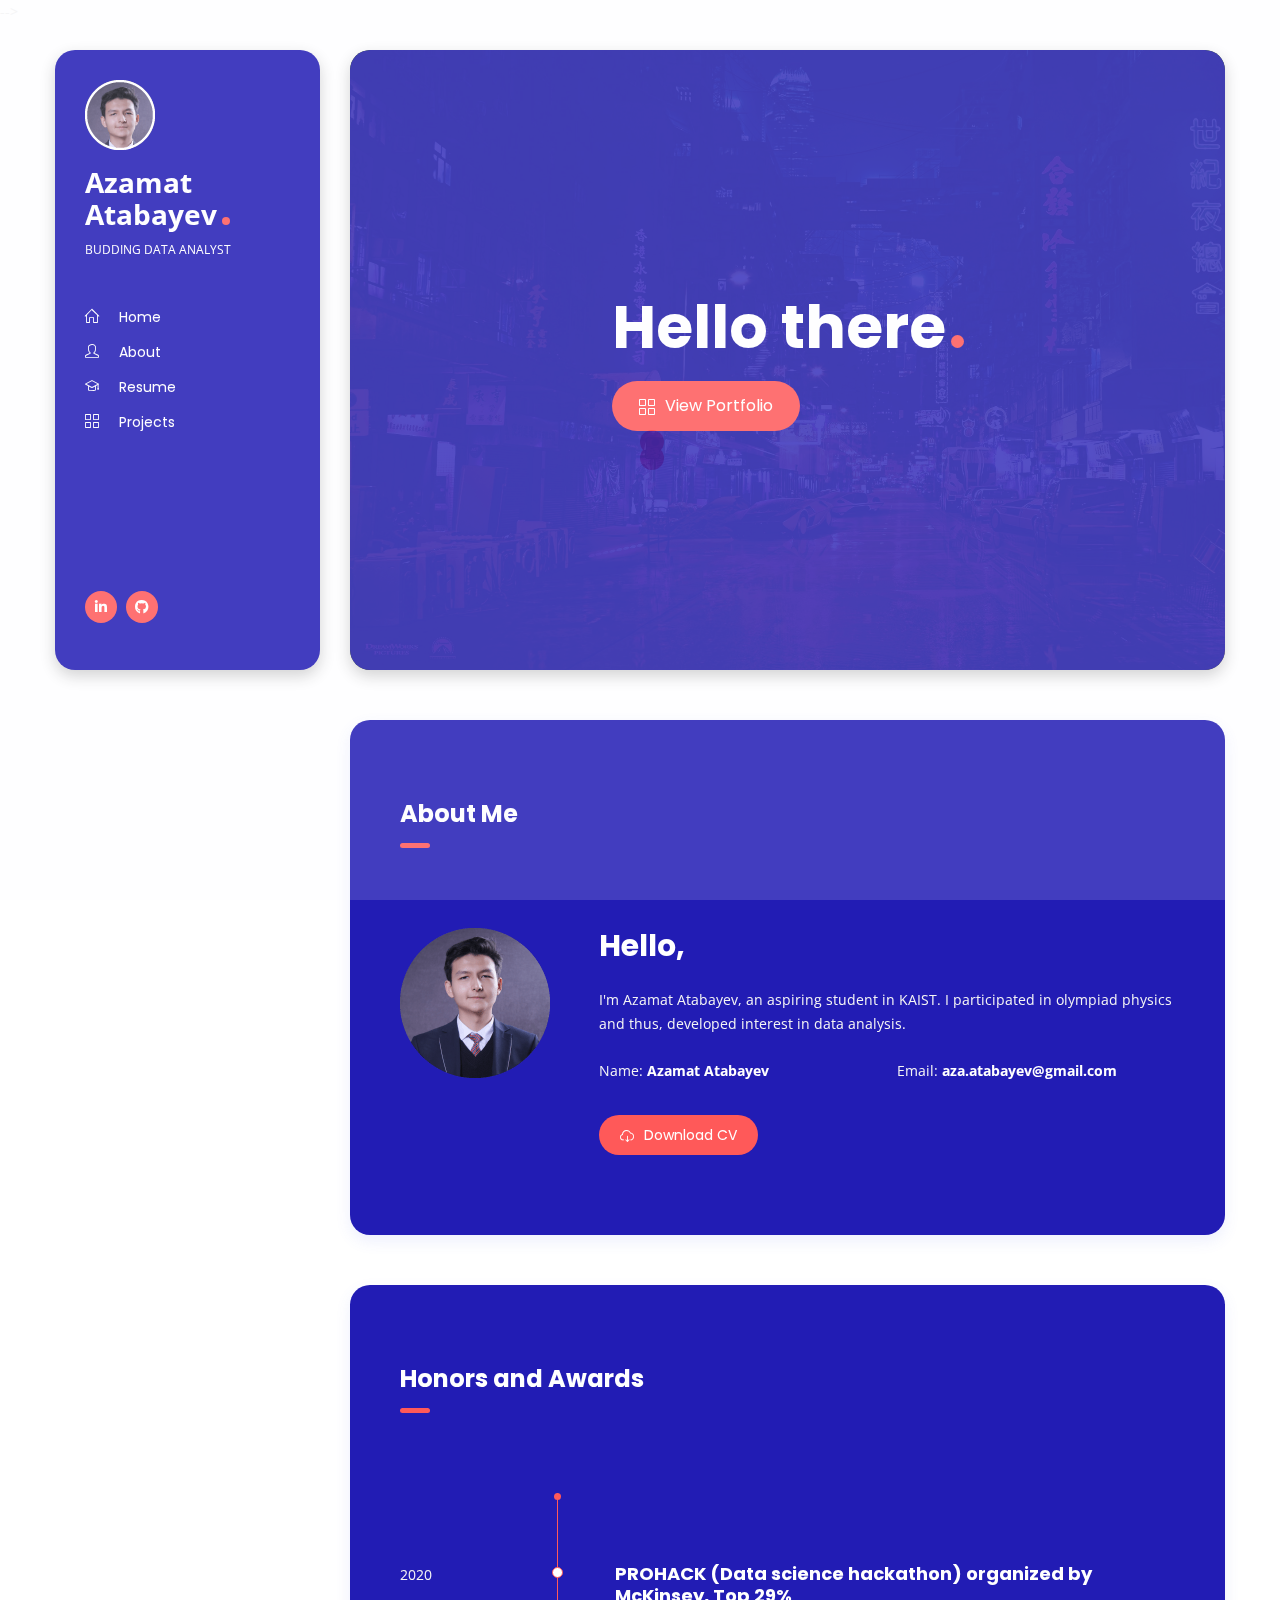
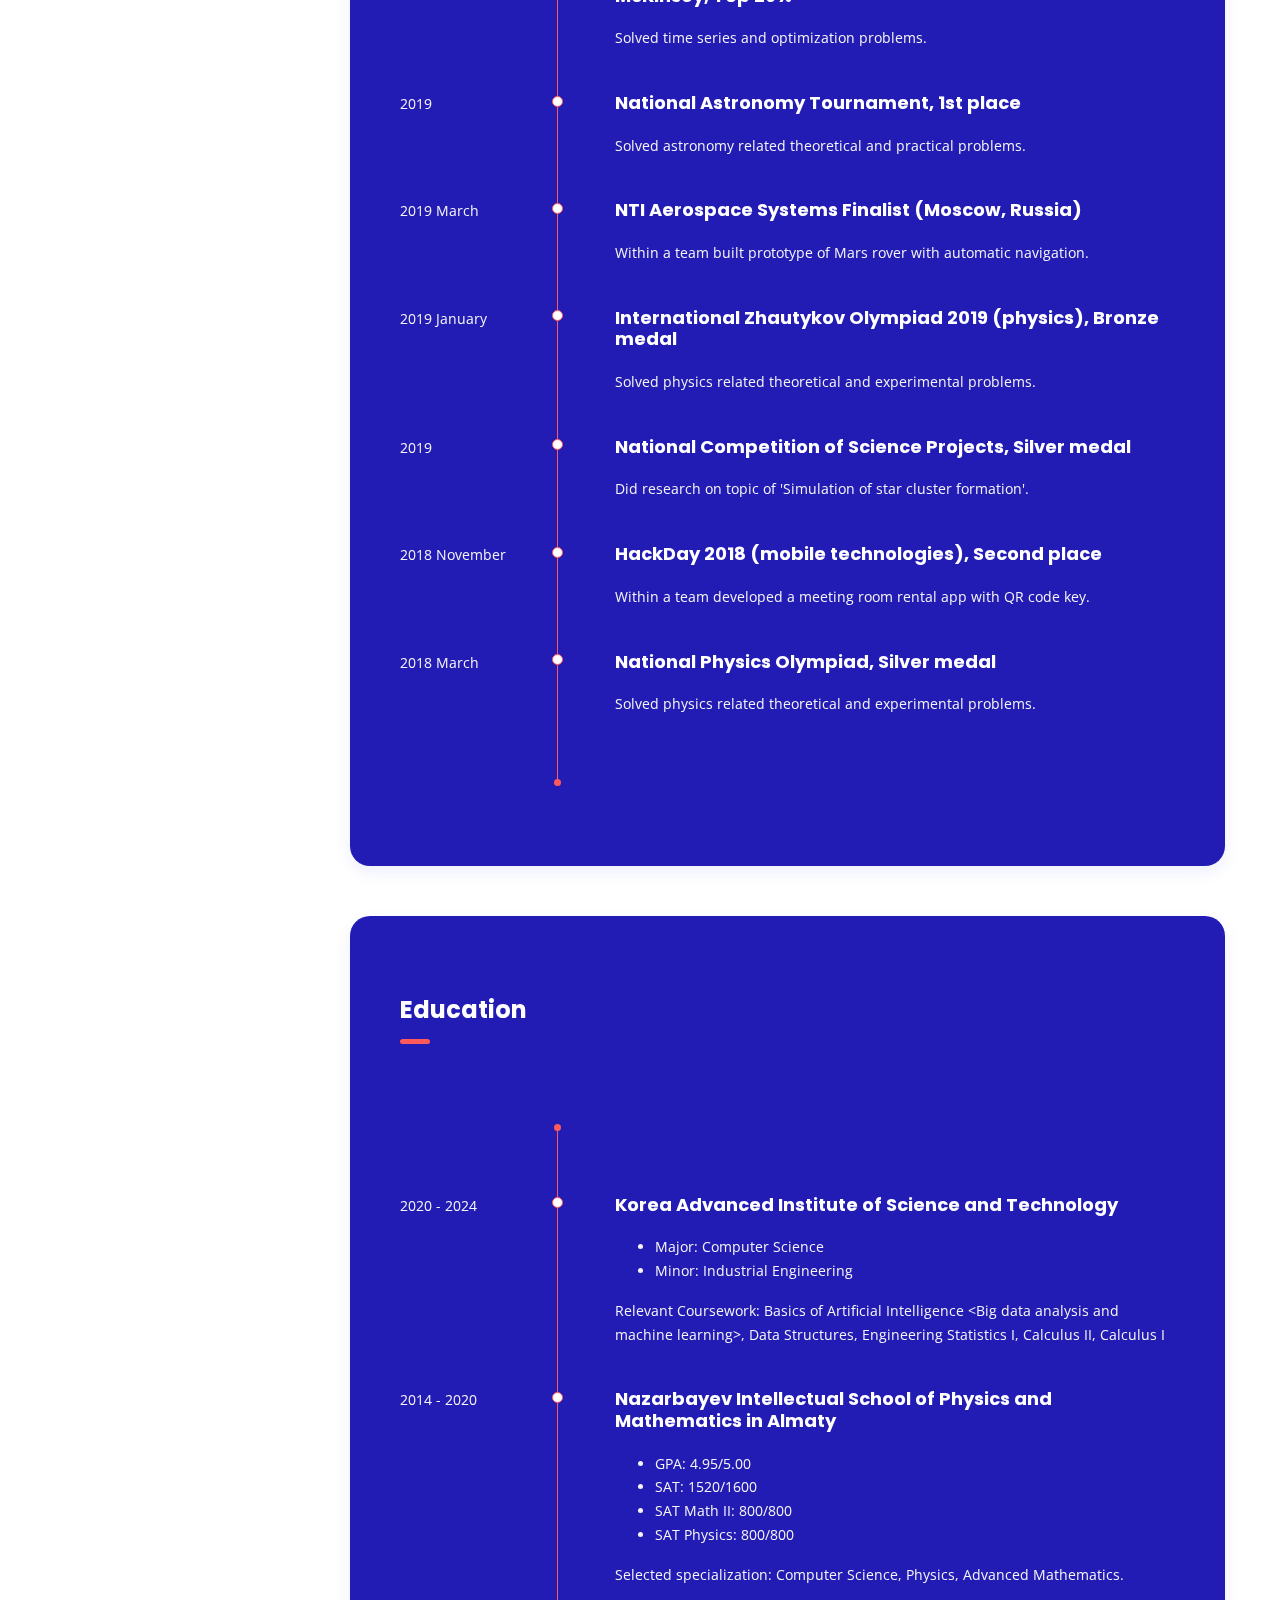
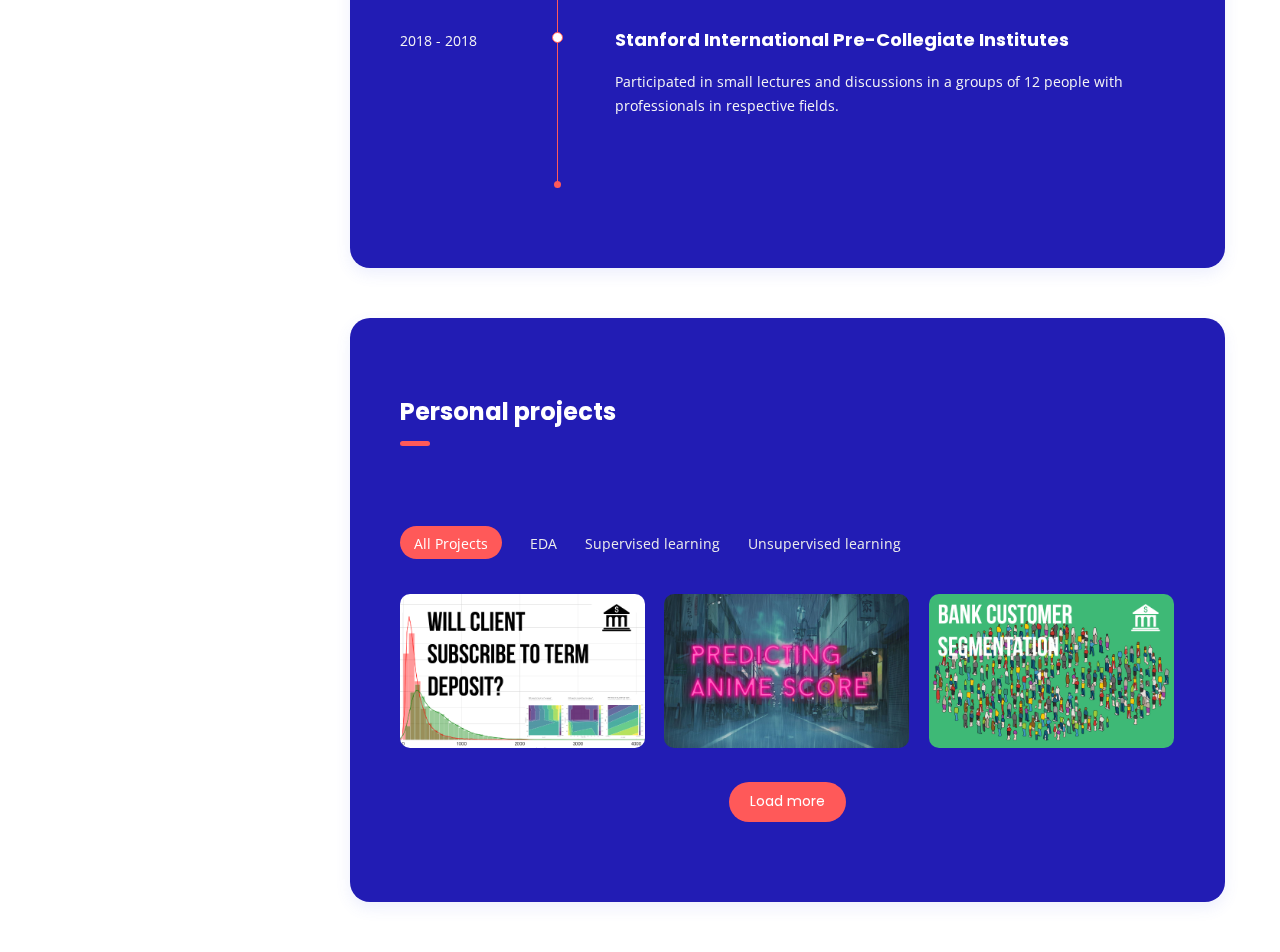
<file: index.html>
<!DOCTYPE html>
<html lang="en-US">
<head>
	<meta http-equiv="Content-Type" content="text/html; charset=UTF-8">
	<title>Azamat Atabayev</title>
	<meta name="description" content="Bako - Personal Portfolio & Resume HTML Template">
	<meta name="viewport" content="width=device-width, initial-scale=1, maximum-scale=1">
	<link rel="shortcut icon" type="image/x-icon" href="images/favicon.png">

	<!-- STYLESHEETS -->
	<link rel="stylesheet" href="css/bootstrap.min.css" type="text/css" media="all">
	<link rel="stylesheet" href="css/all.min.css" type="text/css" media="all">
	<link rel="stylesheet" href="css/simple-line-icons.css" type="text/css" media="all">
	<link rel="stylesheet" href="css/slick.css" type="text/css" media="all">
	<link rel="stylesheet" href="css/jquery.mCustomScrollbar.min.css" type="text/css" media="all">
	<link rel="stylesheet" href="css/style.css" type="text/css" media="all">

	<!--[if lt IE 9]>
      <script src="https://oss.maxcdn.com/html5shiv/3.7.2/html5shiv.min.js"></script>
      <script src="https://oss.maxcdn.com/respond/1.4.2/respond.min.js"></script>
    <![endif]-->

</head>

<body>

<!-- preloader -->
<div id="preloader">
	<div class="outer">
		<div class="spinner">
			<div class="dot1"></div>
			<div class="dot2"></div>
		</div>
	</div>
</div>

<!-- site wrapper -->
<div class="site-wrapper">

	<!-- mobile header -->
	<div class="mobile-header py-2 px-3 mt-4">
		<button class="menu-icon mr-2">
			<span></span>
			<span></span>
			<span></span>
		</button>
		<a href="index.html" class="logo"><img src="images/logo.png" alt="Bako Doe" /></a>
		<a href="index.html" class="site-title dot ml-2">Azamat Atabayev</a>
	</div>

	<!-- header -->
	<header class="left float-left shadow-dark" id="header">
		<button type="button" class="close" aria-label="Close">
			<span aria-hidden="true">&times;</span>
		</button>
		<div class="header-inner d-flex align-items-start flex-column">
			<a href="index.html"><img src="images/logo.png" alt="Bako Doe" /></a>
			<a href="index.html" class="site-title dot mt-3">Azamat Atabayev</a>
			<span class="site-slogan">Budding Data Analyst</span>
			
			<!-- navigation menu -->
			<nav>
				<ul class="vertical-menu scrollspy">
					<li><a href="#home" class="active"><i class="icon-home"></i>Home</a></li>
					<li><a href="#about"><i class="icon-user"></i>About</a></li>
					<!--<li><a href="#services"><i class="icon-bulb"></i>Services</a></li>-->
					<li><a href="#resume"><i class="icon-graduation"></i>Resume</a></li>
					<li><a href="#works"><i class="icon-grid"></i>Projects</a></li>
					<!--<li><a href="#blog"><i class="icon-pencil"></i>Blog</a></li>-->
					<!--<li><a href="#contact"><i class="icon-phone"></i>Contact</a></li>-->
				</ul>
			</nav>
			
			<!-- footer -->
			<div class="footer mt-auto">

				<!-- social icons -->
				<ul class="social-icons list-inline">
					<li class="list-inline-item"><a href="https://www.linkedin.com/in/azamat-atabayev-217b7b171/"><i class="fab fa-linkedin-in"></i></a></li>
					<li class="list-inline-item"><a href="https://github.com/aza-atabayev"><i class="fab fa-github"></i></a></li>
				</ul>

			</div>
		</div>
	</header>

	<!-- main content area -->
	<main class="content float-right">

		<!-- section hero -->
		<section class="hero background parallax shadow-dark d-flex align-items-center" id="home" data-image-src="images/hero.jpg">
			<div class="cta mx-auto mt-2">
				<h1 class="mt-0 mb-4">Hello there<span class="dot"></span></h1>
				<a href="#works" class="btn btn-default btn-lg mr-3"><i class="icon-grid"></i>View Portfolio</a>
				<div class="spacer d-md-none d-lg-none d-sm-none" data-height="10"></div>
				<!--<a href="#" class="btn btn-border-light btn-lg"><i class="icon-envelope"></i>Hire me</a>-->
			</div>    
			<div class="overlay"></div>
		</section>

		<!-- section about -->
		<section id="about" class="shadow-blue background-blue padding">
			<h3 class="section-title">About Me</h3>
			<div class="spacer" data-height="80"></div>

			<div class="row">
				<div class="col-md-3">
					<img src="images/about.png" alt="about" />
				</div>
				<div class="col-md-9">
					<h2 class="mt-4 mt-md-0 mb-4">Hello,</h2>
					<p class="mb-0">I'm Azamat Atabayev, an aspiring student in KAIST. I participated in olympiad physics and thus, developed interest in data analysis.</p>
					<div class="row my-4">
						<div class="col-md-6">
							<p class="mb-2">Name: <span class="text-dark">Azamat Atabayev</span></p>
						
						</div>
						<div class="col-md-6 mt-2 mt-md-0 mt-sm-2">
				
							<p class="mb-0">Email: <span class="text-dark">aza.atabayev@gmail.com</span></p>
						</div>
					</div>
					<a href="images/Resume Azamat Atabayev.pdf" class="btn btn-default mr-3"><i class="icon-cloud-download" download></i>Download CV</a>
					
				</div>
			</div>
		</section>

		<!-- section skills -->
		<!--<section id="skills" class="shadow-blue white-bg padding">
			<h3 class="section-title">My skills</h3>
			<div class="spacer" data-height="80"></div>
			
			<p class="mb-0">Far far away, behind the word mountains, far from the countries Vokalia and Consonantia, there live the blind texts. Separated they live in Bookmarksgrove right at the coast of the Semantics</p>

			<div class="row mt-5">

				<div class="col-md-6">
		
					<div class="skill-item">
						<div class="skill-info clearfix">
							<h4 class="float-left mb-3 mt-0">WordPress</h4>
							<span class="float-right">85%</span>
						</div>
						<div class="progress">
							<div class="progress-bar" role="progressbar" aria-valuemin="0" aria-valuemax="100" aria-valuenow="85">
							</div>
						</div>
						<div class="spacer" data-height="50"></div>
					</div>
				</div>

				<div class="col-md-6">
				
					<div class="skill-item">
						<div class="skill-info clearfix">
							<h4 class="float-left mb-3 mt-0">HTML & CSS</h4>
							<span class="float-right">90%</span>
						</div>
						<div class="progress">
							<div class="progress-bar" role="progressbar" aria-valuemin="0" aria-valuemax="100" aria-valuenow="90">
							</div>
						</div>
						<div class="spacer" data-height="50"></div>
					</div>
				</div>

				<div class="col-md-6">
			
					<div class="skill-item">
						<div class="skill-info clearfix">
							<h4 class="float-left mb-3 mt-0">jQuery</h4>
							<span class="float-right">60%</span>
						</div>
						<div class="progress">
							<div class="progress-bar" role="progressbar" aria-valuemin="0" aria-valuemax="100" aria-valuenow="60">
							</div>
						</div>
						<div class="spacer d-md-none d-lg-none" data-height="50"></div>
					</div>
				</div>

				<div class="col-md-6">
				
					<div class="skill-item">
						<div class="skill-info clearfix">
							<h4 class="float-left mb-3 mt-0">Sketch</h4>
							<span class="float-right">70%</span>
						</div>
						<div class="progress">
							<div class="progress-bar" role="progressbar" aria-valuemin="0" aria-valuemax="100" aria-valuenow="70">
							</div>
						</div>
					</div>
				</div>

			</div>
		</section> -->

		<!-- section facts -->
		<!--<section id="facts" class="shadow-dark color-white background parallax padding-50" data-image-src="images/background-1.jpg">

			<div class="row relative z-1">
				<div class="col-md-3 col-sm-6">
				
					<div class="fact-item text-center">
						<i class="icon-like icon-circle"></i>
						<h2 class="count">157</h2>
						<span>Projects completed</span>
					</div>
				</div>
				<div class="col-md-3 col-sm-6">
			
					<div class="fact-item text-center">
						<i class="icon-cup icon-circle"></i>
						<h2 class="count">2765</h2>
						<span>Cup of coffee</span>
					</div>
				</div>
				<div class="col-md-3 col-sm-6">
				
					<div class="fact-item text-center">
						<i class="icon-emotsmile icon-circle"></i>
						<h2 class="count">350</h2>
						<span>Happy customers</span>
					</div>
				</div>
				<div class="col-md-3 col-sm-6">
				
					<div class="fact-item text-center">
						<i class="icon-trophy icon-circle"></i>
						<h2 class="count">29</h2>
						<span>Awards won</span>
					</div>
				</div>
			</div>
			
			<div class="overlay"></div>

		</section>-->

		<!-- section services -->
		<!--<section id="services" class="shadow-blue background-blue padding">
			<h3 class="section-title">Services</h3>
			<div class="spacer" data-height="80"></div>

			<div class="row">

				<div class="col-md-4 col-sm-6">
			
					<div class="service-item text-center">
						<i class="icon-globe icon-simple"></i>
						<h4 class="my-3">Customer segmentation</h4>
						<p class="mb-0">Divide customers into groups with similar characteristics for effective marketing.</p>
					</div>
					<div class="spacer" data-height="20"></div>
				</div>

				<div class="col-md-4 col-sm-6">
				
					<div class="service-item text-center">
						<i class="icon-chemistry icon-simple"></i>
						<h4 class="my-3">Performance of the new product</h4>
						<p class="mb-0">Predict performance of the new product based on the sales of existing products.</p>
					</div>
					<div class="spacer" data-height="20"></div>
				</div>

				<div class="col-md-4 col-sm-6">
				
					<div class="service-item text-center">
						<i class="icon-directions icon-simple"></i>
						<h4 class="my-3">Recommender system</h4>
						<p class="mb-0">Build recommendation system for effective upselling and cros selling.</p>
					</div>
					<div class="spacer" data-height="20"></div>
				</div>

				<div class="col-md-4 col-sm-6">
	
					<div class="service-item text-center">
						<i class="icon-rocket icon-simple"></i>
						<h4 class="my-3">Basket analysis</h4>
						<p class="mb-0">Lorem ipsum dolor sit amet consectetuer elit.</p>
					</div>
					<div class="spacer d-md-none d-lg-none" data-height="20"></div>
				</div>

				<div class="col-md-4 col-sm-6">
				
					<div class="service-item text-center">
						<i class="icon-note icon-simple"></i>
						<h4 class="my-3">Data Visualization</h4>
						<p class="mb-0">Lorem ipsum dolor sit amet consectetuer elit.</p>
					</div>
					<div class="spacer d-md-none d-lg-none" data-height="20"></div>
				</div>

				<div class="col-md-4 col-sm-6">
				
					<div class="service-item text-center">
						<i class="icon-bubbles icon-simple"></i>
						<h4 class="my-3">Data Scraping</h4>
						<p class="mb-0">Lorem ipsum dolor sit amet consectetuer elit.</p>
					</div>
				</div>

			</div>
		</section>-->

		<!-- section experience -->
		<!-- <section id="resume" class="shadow-blue background-blue padding">
			<h3 class="section-title">Experience</h3>
			<div class="spacer" data-height="80"></div>

		
			<div class="timeline">
				<div class="entry">
					<div class="title">
						<span>2019 - Present</span>
					</div>
					<div class="body">
						<h4 class="mt-0">Academic Degree</h4>
						<p>Lorem ipsum dolor sit amet consectetuer adipiscing elit aenean commodo ligula eget dolor aenean massa.</p>
					</div>
				</div>
				<div class="entry">
					<div class="title">
						<span>2018 - 2015</span>
					</div>
					<div class="body">
						<h4 class="mt-0">Bachelor’s Degree</h4>
						<p>Lorem ipsum dolor sit amet consectetuer adipiscing elit aenean commodo ligula eget dolor aenean massa.</p>
					</div>
				</div>
				<div class="entry">
					<div class="title">
						<span>2015 - 2012</span>
					</div>
					<div class="body">
						<h4 class="mt-0">Honours Degree</h4>
						<p>Lorem ipsum dolor sit amet consectetuer adipiscing elit aenean commodo ligula eget dolor aenean massa.</p>
					</div>
				</div>
				<span class="timeline-line"></span>
			</div>
		</section> -->

		<!-- section honors and awards -->
		<section id="resume" class="shadow-blue background-blue padding">
			<h3 class="section-title">Honors and Awards</h3>
			<div class="spacer" data-height="80"></div>

			<!-- timeline -->
			<div class="timeline">
				<div class="entry">
					<div class="title">
						<span>2020</span>
					</div>
					<div class="body">
						<h4 class="mt-0">PROHACK (Data science hackathon) organized by McKinsey, Top 29%</h4>
						<p>Solved time series and optimization problems.</p>
					</div>
				</div>
				<div class="entry">
					<div class="title">
						<span>2019</span>
					</div>
					<div class="body">
						<h4 class="mt-0">National Astronomy Tournament, 1st place</h4>
						<p>Solved astronomy related theoretical and practical problems.</p>
					</div>
				</div>
				<div class="entry">
					<div class="title">
						<span>2019 March</span>
					</div>
					<div class="body">
						<h4 class="mt-0">NTI Aerospace Systems Finalist (Moscow, Russia)</h4>
						<p>Within a team built prototype of Mars rover with automatic navigation.</p>
					</div>
				</div>
				<div class="entry">
					<div class="title">
						<span>2019 January</span>
					</div>
					<div class="body">
						<h4 class="mt-0">International Zhautykov Olympiad 2019 (physics), Bronze medal</h4>
						<p>Solved physics related theoretical and experimental problems.</p>
					</div>
				</div>
				<div class="entry">
					<div class="title">
						<span>2019</span>
					</div>
					<div class="body">
						<h4 class="mt-0">National Competition of Science Projects, Silver medal</h4>
						<p>Did research on topic of 'Simulation of star cluster formation'.</p>
					</div>
				</div>
				<div class="entry">
					<div class="title">
						<span>2018 November</span>
					</div>
					<div class="body">
						<h4 class="mt-0">HackDay 2018 (mobile technologies), Second place</h4>
						<p>Within a team developed a meeting room rental app with QR code key.</p>
					</div>
				</div>
				<div class="entry">
					<div class="title">
						<span>2018 March</span>
					</div>
					<div class="body">
						<h4 class="mt-0">National Physics Olympiad, Silver medal</h4>
						<p>Solved physics related theoretical and experimental problems.</p>
					</div>
				</div>
				<span class="timeline-line"></span>
			</div>
		</section>

		<!-- section education -->
		<section id="resume" class="shadow-blue background-blue padding">
			<h3 class="section-title">Education</h3>
			<div class="spacer" data-height="80"></div>

			<!-- timeline -->
			<div class="timeline">
				<div class="entry">
					<div class="title">
						<span>2020 - 2024</span>
					</div>
					<div class="body">
						<h4 class="mt-0">Korea Advanced Institute of Science and Technology</h4>
                        <ul>
						    <li>Major: Computer Science</li>
						    <li>Minor: Industrial Engineering</li>	
						</ul>
						<p>
							Relevant Coursework: Basics of Artificial Intelligence &ltBig data analysis and machine learning&gt, Data Structures, Engineering Statistics I, Calculus II, Calculus I  
						</p>
					</div>
				</div>
				<div class="entry">
					<div class="title">
						<span>2014 - 2020</span>
					</div>
					<div class="body">
						<h4 class="mt-0">Nazarbayev Intellectual School of Physics and Mathematics in Almaty</h4>
                        <ul>
						    <li>GPA: 4.95/5.00</li>
						    <li>SAT: 1520/1600</li>
						    <li>SAT Math II: 800/800</li>
						    <li>SAT Physics: 800/800</li>
						</ul>
						<p>
						    Selected specialization: Computer Science, Physics, Advanced Mathematics.
						</p>
					</div>
				</div>
				<div class="entry">
					<div class="title">
						<span>2018 - 2018</span>
					</div>
					<div class="body">
						<h4 class="mt-0">Stanford International Pre-Collegiate Institutes</h4>
						<p>Participated in small lectures and discussions in a groups of 12 people with professionals in respective fields.</p>
					</div>
				</div>
				<span class="timeline-line"></span>
			</div>
		</section>

		<!-- section works -->
		<section id="works" class="shadow-blue background-blue padding">
			<h3 class="section-title">Personal projects</h3>
			<div class="spacer" data-height="80"></div>

			<!-- portfolio filter (desktop) -->
			<ul class="portfolio-filter list-inline">
				<li class="current list-inline-item" data-filter="*">All Projects</li>
				<li class="list-inline-item" data-filter=".EDA">EDA</li>
				<li class="list-inline-item" data-filter=".super_l">Supervised learning</li>
				<li class="list-inline-item" data-filter=".unsuper_l">Unsupervised learning</li>
				<!--<li class="list-inline-item" data-filter=".model">Model</li>-->
			</ul>

			<!-- portfolio filter (mobile) -->
			<div class="pf-filter-wrapper mb-4">
				<select class="portfolio-filter-mobile">
					<option value="*">Everything</option>
					<option value=".EDA">EDA</option>
					<option value=".super_l">Supervised learning</option>
					<option value=".unsuper_l">Unsupervised learning</option>
				</select>
			</div>

			<!-- portolio wrapper -->
			<div class="row portfolio-wrapper">
				
				<!-- portfolio item -->
				<div class="col-md-4 col-sm-6 grid-item EDA super_l">
					<a href="bank-marketing-classification.html">
						<div class="portfolio-item">
							<div class="details">
								<h4 class="title">Bank Marketing (classification)</h4>
								<span class="term">EDA, Supervised learning</span>
							</div>
							<span class="plus-icon">+</span>
							<div class="thumb">
								<img src="images/portfolio/bank-marketing-classification/bank-marketing-classification.jpg" />
								<div class="mask"></div>
							</div>
						</div>
					</a>
				</div>

				<!-- portfolio item -->
				<div class="col-md-4 col-sm-6 grid-item EDA super_l">
					<a href="anime-rating-pop.html">
						<div class="portfolio-item">
							<div class="details">
								<h4 class="title">Anime score (regression)</h4>
								<span class="term">EDA, Supervised learning</span>
							</div>
							<span class="plus-icon">+</span>
							<div class="thumb">
								<img src="images/portfolio/anime-rating-pop/anime-rating-pop-100.jpg">
								<div class="mask"></div>
							</div>
						</div>
					</a>
				</div>
				
                <!-- portfolio item -->
				<div class="col-md-4 col-sm-6 grid-item unsuper_l">
					<a href="bank-marketing-clustering.html">
						<div class="portfolio-item">
							<div class="details">
								<h4 class="title">Bank Marketing (clustering)</h4>
								<span class="term">Unsupervised learning</span>
							</div>
							<span class="plus-icon">+</span>
							<div class="thumb">
								<img src="images/portfolio/bank-marketing-clustering/bank-marketing-clustering-100.jpg">
								<div class="mask"></div>
							</div>
						</div>
					</a>
				</div>
				
			</div>
			
			<!-- more button -->
			<div class="load-more text-center mt-4">
				<a href="javascript:" class="btn btn-default"><i class="fas fa-circle-notch"></i> Load more</a>
				<!-- numbered pagination (hidden for infinite scroll) -->
				<ul class="portfolio-pagination list-inline d-none">
					<li class="list-inline-item">1</li>
					<li class="list-inline-item"><a href="works-2.html">2</a></li>
				</ul>
			</div>
		</section>

		<!-- section pricing table -->
		<!--<section id="price" class="shadow-blue white-bg padding">
			<h3 class="section-title">Pricing table</h3>
			<div class="spacer" data-height="97"></div>

			<div class="row">
				
				<div class="col-md-4 pr-md-0 mt-3">
					
					<div class="price-item text-center">
						<i class="price-icon icon-energy"></i>
						<span class="plan">Basic</span>
						<h3 class="price"><em>$</em>14<span>/mo</span></h3>
						<div class="price-content">
							<ul>
								<li>Frontend Builder</li>
								<li>Regular Support</li>
								<li>1 Years of Updates</li>
							</ul>
						</div>
						<a href="#" class="btn btn-default">Get Started</a>
					</div>
				</div>

				<div class="col-md-4 px-md-0 my-5 my-md-0">
				
					<div class="price-item text-center recommended">
						<i class="price-icon icon-fire"></i>
						<span class="plan">Professional</span>
						<h3 class="price"><em>$</em>41<span>/mo</span></h3>
						<div class="price-content">
							<ul>
								<li>Frontend Builder</li>
								<li>Regular Support</li>
								<li>2 Years of Updates</li>
								<li>White Labeling</li>
							</ul>
						</div>
						<a href="#" class="btn btn-default">Get Started</a>
					</div>
				</div>

				<div class="col-md-4 pl-md-0 mt-0 mt-md-3">
				
					<div class="price-item text-center">
						<i class="price-icon icon-rocket"></i>
						<span class="plan">Premium</span>
						<h3 class="price"><em>$</em>99<span>/mo</span></h3>
						<div class="price-content">
							<ul>
								<li>Frontend Builder</li>
								<li>Regular Support</li>
								<li>3 Years of Updates</li>
							</ul>
						</div>
						<a href="#" class="btn btn-default">Get Started</a>
					</div>
				</div>

			</div>
		</section>

		<!-- section testimonials -->
		<!--<section id="testimonials" class="shadow-blue white-bg padding">
			<h3 class="section-title">Testimonials</h3>
			<div class="spacer" data-height="97"></div>

			<div class="row testimonials-wrapper">
				
				<div class="col-md-6">
					
					<div class="testimonial-item">
						<span class="symbol"><i class="fas fa-quote-left"></i></span>
						<p>I enjoy working with the theme and learn so much. You guys make the process fun and interesting. Good luck!</p>
						<div class="testimonial-details">
							<div class="thumb">
								<img src="images/customer-1.png" alt="customer-name" />
							</div>
							<div class="info">
								<h4>Helen Doe</h4>
								<span>Themeforest customer</span>
							</div>
						</div>
					</div>
				</div>

				<div class="col-md-6">
					
					<div class="testimonial-item">
						<span class="symbol"><i class="fas fa-quote-left"></i></span>
						<p>I enjoy working with the theme and learn so much. You guys make the process fun and interesting. Good luck!</p>
						<div class="testimonial-details">
							<div class="thumb">
								<img src="images/customer-2.png" alt="customer-name" />
							</div>
							<div class="info">
								<h4>Jane Doe</h4>
								<span>Themeforest customer</span>
							</div>
						</div>
					</div>
				</div>

				<div class="col-md-6">
					
					<div class="testimonial-item">
						<span class="symbol"><i class="fas fa-quote-left"></i></span>
						<p>I enjoy working with the theme and learn so much. You guys make the process fun and interesting. Good luck!</p>
						<div class="testimonial-details">
							<div class="thumb">
								<img src="images/customer-1.png" alt="customer-name" />
							</div>
							<div class="info">
								<h4>Helen Doe</h4>
								<span>Themeforest customer</span>
							</div>
						</div>
					</div>
				</div>

			</div>
		</section> -->

		<!-- section clients -->
		<!--<section id="clients" class="shadow-dark background-blue color-white padding-50">

			
			<h2 class="d-none">Clients</h2>

	
			<div class="clients-wrapper row">
				
				<div class="col-md-3">
					
					<div class="client-item">
						<div class="inner">
							<img src="images/clients/1.png" alt="client-name" />
						</div>
					</div>
				</div>

				<div class="col-md-3">
				
					<div class="client-item">
						<div class="inner">
							<img src="images/clients/2.png" alt="client-name" />
						</div>
					</div>
				</div>

				<div class="col-md-3">
		
					<div class="client-item">
						<div class="inner">
							<img src="images/clients/3.png" alt="client-name" />
						</div>
					</div>
				</div>
				
				<div class="col-md-3">
	
					<div class="client-item">
						<div class="inner">
							<img src="images/clients/4.png" alt="client-name" />
						</div>
					</div>
				</div>

				<div class="col-md-3">
			
					<div class="client-item">
						<div class="inner">
							<img src="images/clients/2.png" alt="client-name" />
						</div>
					</div>
				</div>

			</div>

		</section>-->

		<!-- section blog -->
		<!--<section id="blog" class="shadow-blue background-blue padding">
			<h3 class="section-title">Recent posts</h3>
			<div class="spacer" data-height="80"></div>

			<div class="row">
				
				<!--<div class="col-md-4">
				
					<div class="blog-item">
						<div class="thumb">
							<a href="#">
								<span class="category">Thoughts</span>
							</a>
							<a href="#">
								<img src="images/blog/1.jpg" alt="blog-title" />
							</a>
						</div>
						<h4 class="mt-4 mb-0"><a href="#">The Truth About Design In 3 Minutes</a></h4>
						<ul class="list-inline meta mb-0 mt-3">
							<li class="list-inline-item">13 March, 2019</li>
							<li class="list-inline-item">Bako Doe</li>
						</ul>
					</div>
				</div>

				<div class="col-md-4">
			
					<div class="blog-item">
						<div class="thumb">
							<a href="#">
								<span class="category">Blog</span>
							</a>
							<a href="#">
								<img src="images/blog/2.jpg" alt="blog-title" />
							</a>
						</div>
						<h4 class="mt-4 mb-0"><a href="#">The Ugly Truth About Design</a></h4>
						<ul class="list-inline meta mb-0 mt-3">
							<li class="list-inline-item">13 March, 2019</li>
							<li class="list-inline-item">Bako Doe</li>
						</ul>
					</div>
				</div>

				<div class="col-md-4">
				
					<div class="blog-item">
						<div class="thumb">
							<a href="#">
								<span class="category">Tech</span>
							</a>
							<a href="#">
								<img src="images/blog/3.jpg" alt="blog-title" />
							</a>
						</div>
						<h4 class="mt-4 mb-0"><a href="#">How To Become Better With UI Design</a></h4>
						<ul class="list-inline meta mb-0 mt-3">
							<li class="list-inline-item">13 March, 2019</li>
							<li class="list-inline-item">Bako Doe</li>
						</ul>
					</div>
				</div>>-->

			</div>

		</section>-->

		<!-- section contact -->
		<!--<section id="contact" class="shadow-blue white-bg padding">
			<h3 class="section-title">Get in touch</h3>
			<div class="spacer" data-height="80"></div>

			<div class="row">
				
				<div class="col-md-4 mb-4 mb-md-0">
					
					<div class="contact-info mb-5">
						<i class="icon-phone"></i>
						<div class="details">
							<h5>Phone</h5>
							<span>+44 1632 960428</span>
						</div>
					</div>
					<div class="contact-info mb-5">
						<i class="icon-envelope"></i>
						<div class="details">
							<h5>Email address</h5>
							<span>hello@bako.com</span>
						</div>
					</div>
					<div class="contact-info">
						<i class="icon-location-pin"></i>
						<div class="details">
							<h5>Location</h5>
							<span>West Palm Beach, 4669 Travis Street</span>
						</div>
					</div>
				</div>

				<div class="col-md-8">
					
					<form id="contact-form" class="contact-form" method="post" action="form/contact.php">
						
						<div class="messages"></div>
						
						<div class="row">
							<div class="column col-md-6">
								
								<div class="form-group">
									<input type="text" class="form-control" name="InputName" id="InputName" placeholder="Your name" required="required" data-error="Name is required.">
									<div class="help-block with-errors"></div>
								</div>
							</div>
							
							<div class="column col-md-6">
								
								<div class="form-group">
									<input type="email" class="form-control" id="InputEmail" name="InputEmail" placeholder="Email address" required="required" data-error="Email is required.">
									<div class="help-block with-errors"></div>
								</div>
							</div>

							<div class="column col-md-12">
								
								<div class="form-group">
									<input type="text" class="form-control" id="InputSubject" name="InputSubject" placeholder="Subject" required="required" data-error="Subject is required.">
									<div class="help-block with-errors"></div>
								</div>
							</div>
					
							<div class="column col-md-12">
								
								<div class="form-group">
									<textarea name="InputMessage" id="InputMessage" class="form-control" rows="5" placeholder="Message" required="required" data-error="Message is required."></textarea>
									<div class="help-block with-errors"></div>
								</div>
							</div>
						</div>

						<button type="submit" name="submit" id="submit" value="Submit" class="btn btn-default"><i class="icon-paper-plane"></i>Send Message</button>

					</form>
					
				</div>

			</div>

		</section> -->
		
	</main>

</div>

<!-- Go to top button -->
<a href="javascript:" id="return-to-top"><i class="fa fa-chevron-up"></i></a>

<!-- SCRIPTS -->
<script src="js/jquery-1.12.3.min.js"></script>
<script src="js/jquery.easing.min.js"></script>
<script src="js/popper.min.js"></script>
<script src="js/bootstrap.min.js"></script>
<script src="js/jquery.waypoints.min.js"></script>
<script src="js/jquery.counterup.min.js"></script>
<script src="js/jquery.mCustomScrollbar.concat.min.js"></script>
<script src="js/isotope.pkgd.min.js"></script>
<script src="js/infinite-scroll.min.js"></script>
<script src="js/imagesloaded.pkgd.min.js"></script>
<script src="js/slick.min.js"></script>
<script src="js/contact.js"></script>
<script src="js/validator.js"></script>
<script src="js/custom.js"></script>

</body>
</html>
</file>
<file: css/simple-line-icons.css>
@font-face {
  font-family: 'simple-line-icons';
  src: url('../fonts/Simple-Line-Icons.eot?v=2.4.0');
  src: url('../fonts/Simple-Line-Icons.eot?v=2.4.0#iefix') format('embedded-opentype'), url('../fonts/Simple-Line-Icons.woff2?v=2.4.0') format('woff2'), url('../fonts/Simple-Line-Icons.ttf?v=2.4.0') format('truetype'), url('../fonts/Simple-Line-Icons.woff?v=2.4.0') format('woff'), url('../fonts/Simple-Line-Icons.svg?v=2.4.0#simple-line-icons') format('svg');
  font-weight: normal;
  font-style: normal;
}
/*
 Use the following CSS code if you want to have a class per icon.
 Instead of a list of all class selectors, you can use the generic [class*="icon-"] selector, but it's slower:
*/
.icon-user,
.icon-people,
.icon-user-female,
.icon-user-follow,
.icon-user-following,
.icon-user-unfollow,
.icon-login,
.icon-logout,
.icon-emotsmile,
.icon-phone,
.icon-call-end,
.icon-call-in,
.icon-call-out,
.icon-map,
.icon-location-pin,
.icon-direction,
.icon-directions,
.icon-compass,
.icon-layers,
.icon-menu,
.icon-list,
.icon-options-vertical,
.icon-options,
.icon-arrow-down,
.icon-arrow-left,
.icon-arrow-right,
.icon-arrow-up,
.icon-arrow-up-circle,
.icon-arrow-left-circle,
.icon-arrow-right-circle,
.icon-arrow-down-circle,
.icon-check,
.icon-clock,
.icon-plus,
.icon-minus,
.icon-close,
.icon-event,
.icon-exclamation,
.icon-organization,
.icon-trophy,
.icon-screen-smartphone,
.icon-screen-desktop,
.icon-plane,
.icon-notebook,
.icon-mustache,
.icon-mouse,
.icon-magnet,
.icon-energy,
.icon-disc,
.icon-cursor,
.icon-cursor-move,
.icon-crop,
.icon-chemistry,
.icon-speedometer,
.icon-shield,
.icon-screen-tablet,
.icon-magic-wand,
.icon-hourglass,
.icon-graduation,
.icon-ghost,
.icon-game-controller,
.icon-fire,
.icon-eyeglass,
.icon-envelope-open,
.icon-envelope-letter,
.icon-bell,
.icon-badge,
.icon-anchor,
.icon-wallet,
.icon-vector,
.icon-speech,
.icon-puzzle,
.icon-printer,
.icon-present,
.icon-playlist,
.icon-pin,
.icon-picture,
.icon-handbag,
.icon-globe-alt,
.icon-globe,
.icon-folder-alt,
.icon-folder,
.icon-film,
.icon-feed,
.icon-drop,
.icon-drawer,
.icon-docs,
.icon-doc,
.icon-diamond,
.icon-cup,
.icon-calculator,
.icon-bubbles,
.icon-briefcase,
.icon-book-open,
.icon-basket-loaded,
.icon-basket,
.icon-bag,
.icon-action-undo,
.icon-action-redo,
.icon-wrench,
.icon-umbrella,
.icon-trash,
.icon-tag,
.icon-support,
.icon-frame,
.icon-size-fullscreen,
.icon-size-actual,
.icon-shuffle,
.icon-share-alt,
.icon-share,
.icon-rocket,
.icon-question,
.icon-pie-chart,
.icon-pencil,
.icon-note,
.icon-loop,
.icon-home,
.icon-grid,
.icon-graph,
.icon-microphone,
.icon-music-tone-alt,
.icon-music-tone,
.icon-earphones-alt,
.icon-earphones,
.icon-equalizer,
.icon-like,
.icon-dislike,
.icon-control-start,
.icon-control-rewind,
.icon-control-play,
.icon-control-pause,
.icon-control-forward,
.icon-control-end,
.icon-volume-1,
.icon-volume-2,
.icon-volume-off,
.icon-calendar,
.icon-bulb,
.icon-chart,
.icon-ban,
.icon-bubble,
.icon-camrecorder,
.icon-camera,
.icon-cloud-download,
.icon-cloud-upload,
.icon-envelope,
.icon-eye,
.icon-flag,
.icon-heart,
.icon-info,
.icon-key,
.icon-link,
.icon-lock,
.icon-lock-open,
.icon-magnifier,
.icon-magnifier-add,
.icon-magnifier-remove,
.icon-paper-clip,
.icon-paper-plane,
.icon-power,
.icon-refresh,
.icon-reload,
.icon-settings,
.icon-star,
.icon-symbol-female,
.icon-symbol-male,
.icon-target,
.icon-credit-card,
.icon-paypal,
.icon-social-tumblr,
.icon-social-twitter,
.icon-social-facebook,
.icon-social-instagram,
.icon-social-linkedin,
.icon-social-pinterest,
.icon-social-github,
.icon-social-google,
.icon-social-reddit,
.icon-social-skype,
.icon-social-dribbble,
.icon-social-behance,
.icon-social-foursqare,
.icon-social-soundcloud,
.icon-social-spotify,
.icon-social-stumbleupon,
.icon-social-youtube,
.icon-social-dropbox,
.icon-social-vkontakte,
.icon-social-steam {
  font-family: 'simple-line-icons';
  speak: none;
  font-style: normal;
  font-weight: normal;
  font-variant: normal;
  text-transform: none;
  line-height: 1;
  /* Better Font Rendering =========== */
  -webkit-font-smoothing: antialiased;
  -moz-osx-font-smoothing: grayscale;
}
.icon-user:before {
  content: "\e005";
}
.icon-people:before {
  content: "\e001";
}
.icon-user-female:before {
  content: "\e000";
}
.icon-user-follow:before {
  content: "\e002";
}
.icon-user-following:before {
  content: "\e003";
}
.icon-user-unfollow:before {
  content: "\e004";
}
.icon-login:before {
  content: "\e066";
}
.icon-logout:before {
  content: "\e065";
}
.icon-emotsmile:before {
  content: "\e021";
}
.icon-phone:before {
  content: "\e600";
}
.icon-call-end:before {
  content: "\e048";
}
.icon-call-in:before {
  content: "\e047";
}
.icon-call-out:before {
  content: "\e046";
}
.icon-map:before {
  content: "\e033";
}
.icon-location-pin:before {
  content: "\e096";
}
.icon-direction:before {
  content: "\e042";
}
.icon-directions:before {
  content: "\e041";
}
.icon-compass:before {
  content: "\e045";
}
.icon-layers:before {
  content: "\e034";
}
.icon-menu:before {
  content: "\e601";
}
.icon-list:before {
  content: "\e067";
}
.icon-options-vertical:before {
  content: "\e602";
}
.icon-options:before {
  content: "\e603";
}
.icon-arrow-down:before {
  content: "\e604";
}
.icon-arrow-left:before {
  content: "\e605";
}
.icon-arrow-right:before {
  content: "\e606";
}
.icon-arrow-up:before {
  content: "\e607";
}
.icon-arrow-up-circle:before {
  content: "\e078";
}
.icon-arrow-left-circle:before {
  content: "\e07a";
}
.icon-arrow-right-circle:before {
  content: "\e079";
}
.icon-arrow-down-circle:before {
  content: "\e07b";
}
.icon-check:before {
  content: "\e080";
}
.icon-clock:before {
  content: "\e081";
}
.icon-plus:before {
  content: "\e095";
}
.icon-minus:before {
  content: "\e615";
}
.icon-close:before {
  content: "\e082";
}
.icon-event:before {
  content: "\e619";
}
.icon-exclamation:before {
  content: "\e617";
}
.icon-organization:before {
  content: "\e616";
}
.icon-trophy:before {
  content: "\e006";
}
.icon-screen-smartphone:before {
  content: "\e010";
}
.icon-screen-desktop:before {
  content: "\e011";
}
.icon-plane:before {
  content: "\e012";
}
.icon-notebook:before {
  content: "\e013";
}
.icon-mustache:before {
  content: "\e014";
}
.icon-mouse:before {
  content: "\e015";
}
.icon-magnet:before {
  content: "\e016";
}
.icon-energy:before {
  content: "\e020";
}
.icon-disc:before {
  content: "\e022";
}
.icon-cursor:before {
  content: "\e06e";
}
.icon-cursor-move:before {
  content: "\e023";
}
.icon-crop:before {
  content: "\e024";
}
.icon-chemistry:before {
  content: "\e026";
}
.icon-speedometer:before {
  content: "\e007";
}
.icon-shield:before {
  content: "\e00e";
}
.icon-screen-tablet:before {
  content: "\e00f";
}
.icon-magic-wand:before {
  content: "\e017";
}
.icon-hourglass:before {
  content: "\e018";
}
.icon-graduation:before {
  content: "\e019";
}
.icon-ghost:before {
  content: "\e01a";
}
.icon-game-controller:before {
  content: "\e01b";
}
.icon-fire:before {
  content: "\e01c";
}
.icon-eyeglass:before {
  content: "\e01d";
}
.icon-envelope-open:before {
  content: "\e01e";
}
.icon-envelope-letter:before {
  content: "\e01f";
}
.icon-bell:before {
  content: "\e027";
}
.icon-badge:before {
  content: "\e028";
}
.icon-anchor:before {
  content: "\e029";
}
.icon-wallet:before {
  content: "\e02a";
}
.icon-vector:before {
  content: "\e02b";
}
.icon-speech:before {
  content: "\e02c";
}
.icon-puzzle:before {
  content: "\e02d";
}
.icon-printer:before {
  content: "\e02e";
}
.icon-present:before {
  content: "\e02f";
}
.icon-playlist:before {
  content: "\e030";
}
.icon-pin:before {
  content: "\e031";
}
.icon-picture:before {
  content: "\e032";
}
.icon-handbag:before {
  content: "\e035";
}
.icon-globe-alt:before {
  content: "\e036";
}
.icon-globe:before {
  content: "\e037";
}
.icon-folder-alt:before {
  content: "\e039";
}
.icon-folder:before {
  content: "\e089";
}
.icon-film:before {
  content: "\e03a";
}
.icon-feed:before {
  content: "\e03b";
}
.icon-drop:before {
  content: "\e03e";
}
.icon-drawer:before {
  content: "\e03f";
}
.icon-docs:before {
  content: "\e040";
}
.icon-doc:before {
  content: "\e085";
}
.icon-diamond:before {
  content: "\e043";
}
.icon-cup:before {
  content: "\e044";
}
.icon-calculator:before {
  content: "\e049";
}
.icon-bubbles:before {
  content: "\e04a";
}
.icon-briefcase:before {
  content: "\e04b";
}
.icon-book-open:before {
  content: "\e04c";
}
.icon-basket-loaded:before {
  content: "\e04d";
}
.icon-basket:before {
  content: "\e04e";
}
.icon-bag:before {
  content: "\e04f";
}
.icon-action-undo:before {
  content: "\e050";
}
.icon-action-redo:before {
  content: "\e051";
}
.icon-wrench:before {
  content: "\e052";
}
.icon-umbrella:before {
  content: "\e053";
}
.icon-trash:before {
  content: "\e054";
}
.icon-tag:before {
  content: "\e055";
}
.icon-support:before {
  content: "\e056";
}
.icon-frame:before {
  content: "\e038";
}
.icon-size-fullscreen:before {
  content: "\e057";
}
.icon-size-actual:before {
  content: "\e058";
}
.icon-shuffle:before {
  content: "\e059";
}
.icon-share-alt:before {
  content: "\e05a";
}
.icon-share:before {
  content: "\e05b";
}
.icon-rocket:before {
  content: "\e05c";
}
.icon-question:before {
  content: "\e05d";
}
.icon-pie-chart:before {
  content: "\e05e";
}
.icon-pencil:before {
  content: "\e05f";
}
.icon-note:before {
  content: "\e060";
}
.icon-loop:before {
  content: "\e064";
}
.icon-home:before {
  content: "\e069";
}
.icon-grid:before {
  content: "\e06a";
}
.icon-graph:before {
  content: "\e06b";
}
.icon-microphone:before {
  content: "\e063";
}
.icon-music-tone-alt:before {
  content: "\e061";
}
.icon-music-tone:before {
  content: "\e062";
}
.icon-earphones-alt:before {
  content: "\e03c";
}
.icon-earphones:before {
  content: "\e03d";
}
.icon-equalizer:before {
  content: "\e06c";
}
.icon-like:before {
  content: "\e068";
}
.icon-dislike:before {
  content: "\e06d";
}
.icon-control-start:before {
  content: "\e06f";
}
.icon-control-rewind:before {
  content: "\e070";
}
.icon-control-play:before {
  content: "\e071";
}
.icon-control-pause:before {
  content: "\e072";
}
.icon-control-forward:before {
  content: "\e073";
}
.icon-control-end:before {
  content: "\e074";
}
.icon-volume-1:before {
  content: "\e09f";
}
.icon-volume-2:before {
  content: "\e0a0";
}
.icon-volume-off:before {
  content: "\e0a1";
}
.icon-calendar:before {
  content: "\e075";
}
.icon-bulb:before {
  content: "\e076";
}
.icon-chart:before {
  content: "\e077";
}
.icon-ban:before {
  content: "\e07c";
}
.icon-bubble:before {
  content: "\e07d";
}
.icon-camrecorder:before {
  content: "\e07e";
}
.icon-camera:before {
  content: "\e07f";
}
.icon-cloud-download:before {
  content: "\e083";
}
.icon-cloud-upload:before {
  content: "\e084";
}
.icon-envelope:before {
  content: "\e086";
}
.icon-eye:before {
  content: "\e087";
}
.icon-flag:before {
  content: "\e088";
}
.icon-heart:before {
  content: "\e08a";
}
.icon-info:before {
  content: "\e08b";
}
.icon-key:before {
  content: "\e08c";
}
.icon-link:before {
  content: "\e08d";
}
.icon-lock:before {
  content: "\e08e";
}
.icon-lock-open:before {
  content: "\e08f";
}
.icon-magnifier:before {
  content: "\e090";
}
.icon-magnifier-add:before {
  content: "\e091";
}
.icon-magnifier-remove:before {
  content: "\e092";
}
.icon-paper-clip:before {
  content: "\e093";
}
.icon-paper-plane:before {
  content: "\e094";
}
.icon-power:before {
  content: "\e097";
}
.icon-refresh:before {
  content: "\e098";
}
.icon-reload:before {
  content: "\e099";
}
.icon-settings:before {
  content: "\e09a";
}
.icon-star:before {
  content: "\e09b";
}
.icon-symbol-female:before {
  content: "\e09c";
}
.icon-symbol-male:before {
  content: "\e09d";
}
.icon-target:before {
  content: "\e09e";
}
.icon-credit-card:before {
  content: "\e025";
}
.icon-paypal:before {
  content: "\e608";
}
.icon-social-tumblr:before {
  content: "\e00a";
}
.icon-social-twitter:before {
  content: "\e009";
}
.icon-social-facebook:before {
  content: "\e00b";
}
.icon-social-instagram:before {
  content: "\e609";
}
.icon-social-linkedin:before {
  content: "\e60a";
}
.icon-social-pinterest:before {
  content: "\e60b";
}
.icon-social-github:before {
  content: "\e60c";
}
.icon-social-google:before {
  content: "\e60d";
}
.icon-social-reddit:before {
  content: "\e60e";
}
.icon-social-skype:before {
  content: "\e60f";
}
.icon-social-dribbble:before {
  content: "\e00d";
}
.icon-social-behance:before {
  content: "\e610";
}
.icon-social-foursqare:before {
  content: "\e611";
}
.icon-social-soundcloud:before {
  content: "\e612";
}
.icon-social-spotify:before {
  content: "\e613";
}
.icon-social-stumbleupon:before {
  content: "\e614";
}
.icon-social-youtube:before {
  content: "\e008";
}
.icon-social-dropbox:before {
  content: "\e00c";
}
.icon-social-vkontakte:before {
  content: "\e618";
}
.icon-social-steam:before {
  content: "\e620";
}
</file>
<file: css/style.css>
/*
Template Name: Bako
Version: 1.0
Author: PxlSolutions
Author URI: http://themeforest.net/user/pxlsolutions
Description: Personal Portfolio & Resume HTML Template

[TABLE OF CONTENTS]

01. Base
02. Typography
03. Header
04. Skills
05. Portfolio
06. Clients
07. Blog
08. Helper
09. Buttons
10. Preloader
11. Bootstrap Elements
12. Theme Elements
13. Slick Settings
14. Responsive Settings

*/
@import url("https://fonts.googleapis.com/css?family=Poppins:300,300i,400,400i,500,500i,600,600i,700,700i,800,800i,900,900i");
@import url("https://fonts.googleapis.com/css?family=Open+Sans:400,400i,600,600i,700,700i&display=swap&subset=cyrillic-ext");
/*=================================================================*/
/*                      BASE                              
/*=================================================================*/
body {
  color: #f5f5f5;
  background-color: #FFF;
  font-family: "Open Sans", sans-serif;
  font-size: 14px;
  line-height: 1.7;
  overflow-x: hidden;
}

img {
  max-width: 100%;
  height: auto;
}

.text-center {
  text-align: center;
}

.text-left {
  text-align: left;
}

.text-right {
  text-align: right;
}

.text-dark {
  color: #fff !important;
  font-weight: bold
}

.relative {
  position: relative;
}

.color-white {
  color: #FFF;
}
.color-white h1, .color-white h2, .color-white h3, .color-white h4, .color-white h5, .color-white h6 {
  color: #FFF;
}    

.background-blue {
  background: #221cb4;
}

/*=================================================================*/
/*                      TYPOGRAPHY                              
/*=================================================================*/
h1, h2, h3, h4, h5, h6 {
  color: #ffffff;
  font-family: "Poppins", sans-serif;
  font-weight: 700;
  margin: 20px 0;
}

h1 {
  font-size: 36px;
}

h2 {
  font-size: 30px;
}

h3 {
  font-size: 24px;
}

h4 {
  font-size: 18px;
}

a {
  color: #ffffff;
  outline: 0;
  -webkit-transition: all 0.3s ease-in-out;
  -moz-transition: all 0.3s ease-in-out;
  transition: all 0.3s ease-in-out;
}
a:hover {
  color: #FF5959;
  text-decoration: none;
}
a:focus {
  outline: 0;
}

blockquote {
  padding: 20px 20px;
  margin: 0 0 20px;
  font-size: 16px;
  background: #F7F7F7;
  border-radius: 10px;
}

blockquote p {
  line-height: 1.6;
}

/* === Pre === */
pre {
  display: block;
  padding: 9.5px;
  margin: 0 0 10px;
  font-size: 13px;
  line-height: 1.42857143;
  color: #333;
  word-break: break-all;
  word-wrap: break-word;
  background-color: #f5f5f5;
  border: 1px solid #ccc;
  border-radius: 0;
}

::selection {
  color: #FFF;
  background: #FF5959;
}

::-moz-selection {
  color: #FFF;
  background: #FF5959;
}

.z-1 {
  z-index: 1;
}

.row {
  margin-right: -10px;
  margin-left: -10px;
}

.col, .col-1, .col-10, .col-11, .col-12, .col-2, .col-3, .col-4, .col-5, .col-6, .col-7, .col-8, .col-9, .col-auto, .col-lg, .col-lg-1, .col-lg-10, .col-lg-11, .col-lg-12, .col-lg-2, .col-lg-3, .col-lg-4, .col-lg-5, .col-lg-6, .col-lg-7, .col-lg-8, .col-lg-9, .col-lg-auto, .col-md, .col-md-1, .col-md-10, .col-md-11, .col-md-12, .col-md-2, .col-md-3, .col-md-4, .col-md-5, .col-md-6, .col-md-7, .col-md-8, .col-md-9, .col-md-auto, .col-sm, .col-sm-1, .col-sm-10, .col-sm-11, .col-sm-12, .col-sm-2, .col-sm-3, .col-sm-4, .col-sm-5, .col-sm-6, .col-sm-7, .col-sm-8, .col-sm-9, .col-sm-auto, .col-xl, .col-xl-1, .col-xl-10, .col-xl-11, .col-xl-12, .col-xl-2, .col-xl-3, .col-xl-4, .col-xl-5, .col-xl-6, .col-xl-7, .col-xl-8, .col-xl-9, .col-xl-auto {
  padding-right: 10px;
  padding-left: 10px;
}

/*=================================================================*/
/*                      HEADER                              
/*=================================================================*/
header.left {
  color: #FFF;
  background: #221cb4;
  border-radius: 20px;
  min-height: 620px;
  max-height: 620px;
  top: 50px;
  overflow: hidden;
  position: fixed;
  width: 265px;
  -webkit-transform: translateX(0);
  -moz-transform: translateX(0);
  -ms-transform: translateX(0);
  -o-transform: translateX(0);
  transform: translateX(0);
  -webkit-transition: all 0.3s ease-in-out;
  -moz-transition: all 0.3s ease-in-out;
  transition: all 0.3s ease-in-out;
}
header.left nav {
  margin-top: 40px;
}
header.left .header-inner {
  width: 100%;
  top: 0;
  bottom: 0;
  left: 0;
  right: 0;
  padding: 30px;
  position: absolute;
}
header.left .mCustomScrollBox {
  width: 100%;
  overflow: visible;
}
header.left .mCSB_inside > .mCSB_container {
  margin-right: 0;
  min-height: 99.91%;
  overflow: visible;
  -ms-flex-align: start !important;
  align-items: flex-start !important;
  -ms-flex-direction: column !important;
  flex-direction: column !important;
  display: -ms-flexbox !important;
  display: flex !important;
}
header.left .mCSB_scrollTools {
  top: 20px;
  right: -10px;
  bottom: 20px;
}
header.left button.close {
  display: none;
  outline: none;
  padding: 0;
  background-color: #FFF;
  border: 0;
  -webkit-appearance: none;
  opacity: 1;
  color: #7f59ff;
  font-weight: 400;
  font-size: 16px;
  border-radius: 50%;
  width: 20px;
  height: 20px;
  line-height: 22px;
  margin-top: 16px;
  margin-right: 18px;
  position: relative;
  z-index: 1;
}
header a {
  color: #FFF;
}
header a:hover {
  color: #FFF;
  text-decoration: none;
}
header .site-title {
  display: block;
  font-size: 28px;
  font-weight: 700;
  line-height: 32px;
}
header .site-title.dot:after {
  content: "";
  background-color: #FF5959;
  border-radius: 50%;
  display: inline-block;
  margin-left: 5px;
  height: 8px;
  width: 8px;
}
header .site-slogan {
  font-size: 12px;
  text-transform: uppercase;
  margin-top: 10px;
}
header .vertical-menu {
  font-size: 14px;
  font-family: "Poppins", sans-serif;
  list-style: none;
  padding: 0;
  margin: 0;
}
header .vertical-menu i {
  margin-right: 20px;
}
header .vertical-menu li {
  line-height: 2.5;
  position: relative;
}
header .vertical-menu li a {
  margin-left: 0;
  padding: 0;
  -webkit-transition: all 0.3s ease-in-out;
  -moz-transition: all 0.3s ease-in-out;
  transition: all 0.3s ease-in-out;
}
header .vertical-menu li a:hover {
  margin-left: 5px;
}
/*header .vertical-menu li a.active:before {
  content: "";
  background: #FF5959;
  display: block;
  height: 18px;
  left: -30px;
  top: 7px;
  position: absolute;
  width: 3px;
}*/
header .copyright {
  font-size: 12px;
  opacity: 0.7;
}

.mobile-header {
  background: #221cb4;
  border-radius: 20px;
  display: none;
  -webkit-transform: translateX(0);
  -moz-transform: translateX(0);
  -ms-transform: translateX(0);
  -o-transform: translateX(0);
  transform: translateX(0);
  -webkit-transition: all 0.3s ease-in-out;
  -moz-transition: all 0.3s ease-in-out;
  transition: all 0.3s ease-in-out;
}
.mobile-header.push {
  -webkit-transform: translateX(295px);
  -moz-transform: translateX(295px);
  -ms-transform: translateX(295px);
  -o-transform: translateX(295px);
  transform: translateX(295px);
}
.mobile-header .logo img {
  max-height: 40px;
  max-width: 40px;
}
.mobile-header .site-title {
  vertical-align: middle;
  font-size: 24px;
  font-weight: 700;
}
.mobile-header .site-title.dot:after {
  content: "";
  background-color: #FF5959;
  border-radius: 50%;
  display: inline-block;
  margin-left: 5px;
  height: 6px;
  width: 6px;
}
.mobile-header button.menu-icon {
  cursor: pointer;
  background: transparent;
  border: 0;
  outline: none;
  vertical-align: middle;
  padding: 0;
}
.mobile-header button.menu-icon span {
  background: #FFF;
  border-radius: 10px;
  display: block;
  height: 4px;
  width: 25px;
}
.mobile-header button.menu-icon span:nth-child(2) {
  margin-top: 4px;
  margin-bottom: 4px;
}
.mobile-header a {
  color: #FFF;
}
.mobile-header a:hover {
  text-decoration: none;
}

.site-wrapper {
  width: 1170px;
  margin-left: auto;
  margin-right: auto;
}

main.content {
  margin-top: 50px;
  margin-bottom: 50px;
  width: 875px;
  -webkit-transform: translateX(0);
  -moz-transform: translateX(0);
  -ms-transform: translateX(0);
  -o-transform: translateX(0);
  transform: translateX(0);
  -webkit-transition: all 0.3s ease-in-out;
  -moz-transition: all 0.3s ease-in-out;
  transition: all 0.3s ease-in-out;
}
main.content.push {
  -webkit-transform: translateX(295px);
  -moz-transform: translateX(295px);
  -ms-transform: translateX(295px);
  -o-transform: translateX(295px);
  transform: translateX(295px);
}

.hero {
  height: 620px;
  margin-top: 0;
}
.hero .cta {
  color: #FFF;
  max-width: 600px;
  z-index: 1;
}
.hero .cta h1 {
  color: #FFF;
  font-size: 60px;
  line-height: 1;
}
.hero .cta h1 .dot:after {
  content: "";
  background-color: #FF5959;
  border-radius: 50%;
  display: inline-block;
  margin-left: 5px;
  height: 13px;
  width: 13px;
}
.hero .cta p {
  font-size: 16px;
  line-height: 1.8;
}

section {
  border-radius: 20px;
  position: relative;
  overflow: hidden;
  margin-top: 50px;
}
section.white-bg {
  background: #FFF;
}
section.padding {
  padding: 80px 50px;
}
section.padding-50 {
  padding: 50px;
}
section.padding-60 {
  padding: 60px 50px;
}

.section-title {
  margin: 0;
}
.section-title:after {
  content: "";
  background: #FF5959;
  border-radius: 25px;
  display: block;
  height: 5px;
  margin-top: 14px;
  width: 30px;
}

/*=================================================================*/
/*                      SKILLS                              
/*=================================================================*/
.skill-item .skill-info span {
  font-size: 14px;
}

.skill-item h4 {
  font-size: 14px;
  text-transform: uppercase;
}

.fact-item h2 {
  font-size: 36px;
  margin: 12px 0 7px;
}
.fact-item span {
  font-size: 14px;
}

.service-item {
  border: solid 1px #EFEFEF;
  border-radius: 10px;
  padding: 30px 20px;
  -webkit-transition: all 0.3s ease-in-out;
  -moz-transition: all 0.3s ease-in-out;
  transition: all 0.3s ease-in-out;
}
.service-item h4, .service-item i {
  -webkit-transition: all 0.3s ease-in-out;
  -moz-transition: all 0.3s ease-in-out;
  transition: all 0.3s ease-in-out;
}
.service-item:hover {
  border-color: #FF5959;
  background: #FF5959;
  color: #FFF;
  -webkit-box-shadow: 0px 6px 15px 0px rgba(0, 0, 0, 0.15);
  -moz-box-shadow: 0px 6px 15px 0px rgba(0, 0, 0, 0.15);
  box-shadow: 0px 6px 15px 0px rgba(0, 0, 0, 0.15);
}
.service-item:hover h4, .service-item:hover i {
  color: #FFF;
}

.timeline {
  position: relative;
  padding: 70px 0;
}

.timeline-line {
  position: absolute;
  top: 0px;
  left: calc(20% + 2px);
  bottom: 0px;
  width: 1px;
  background: #FF5959;
}
.timeline-line::before, .timeline-line::after {
  content: "";
  display: block;
  border-radius: 100%;
  background: #FF5959;
  position: absolute;
  left: -3px;
  height: 7px;
  width: 7px;
}
.timeline-line::before {
  top: 0;
}
.timeline-line::after {
  bottom: 0;
}

.timeline:after {
  content: "";
  display: table;
  clear: both;
}

.entry {
  clear: both;
  position: relative;
}
.entry:last-of-type .body {
  margin-bottom: 0;
}

.entry:first-of-type {
  margin-top: 0em;
}

.entry .title {
  float: left;
  width: 20%;
  position: relative;
}

.entry .title:before {
  content: "";
  position: absolute;
  width: 8px;
  height: 8px;
  border: 1px solid #FF5959;
  background-color: #fff;
  border-radius: 100%;
  padding: 4.5px;
  top: 15%;
  right: -8px;
  z-index: 1;
}

.entry .body {
  margin: 0 0 3em;
  float: right;
  width: 80%;
  padding-left: 60px;
}
.entry .body p {
  margin-bottom: 0;
}

/*=================================================================*/
/*                      PORTFOLIO                              
/*=================================================================*/
.portfolio-wrapper [class*=col-] {
  margin-top: 10px;
  margin-bottom: 10px;
}

.pf-filter-wrapper {
  display: none;
}

.portfolio-item {
  position: relative;
  overflow: hidden;
  border-radius: 10px;
  -webkit-transition: all 0.3s ease-in-out;
  -moz-transition: all 0.3s ease-in-out;
  transition: all 0.3s ease-in-out;
}
.portfolio-item .thumb {
  overflow: hidden;
}
.portfolio-item .thumb img {
  -webkit-transform: scale(1);
  -moz-transform: scale(1);
  -ms-transform: scale(1);
  -o-transform: scale(1);
  transform: scale(1);
  -webkit-transition: all 0.3s ease-in-out;
  -moz-transition: all 0.3s ease-in-out;
  transition: all 0.3s ease-in-out;
}
.portfolio-item .details {
  color: #FFF;
  position: absolute;
  padding: 0 25px;
  top: 25px;
  width: 100%;
  z-index: 1;
}
.portfolio-item .details h4 {
  color: #FFF;
  margin: 0 0 4px;
  opacity: 0;
  transform: translateY(30px);
  transition: all cubic-bezier(0.075, 0.82, 0.165, 1) 1s;
}
.portfolio-item .details span {
  font-size: 12px;
  opacity: 0;
  display: block;
  transform: translateY(40px);
  transition: all cubic-bezier(0.075, 0.82, 0.165, 1) 1s;
}
.portfolio-item .plus-icon {
  color: #FF5959;
  background: #FFF;
  border-radius: 100%;
  position: absolute;
  font-size: 16px;
  left: 25px;
  bottom: 25px;
  opacity: 0;
  line-height: 32px;
  text-align: center;
  height: 30px;
  width: 30px;
  z-index: 1;
  -webkit-transition: all 0.3s ease-in-out;
  -moz-transition: all 0.3s ease-in-out;
  transition: all 0.3s ease-in-out;
}
.portfolio-item .mask {
  background: #FF5959;
  position: absolute;
  left: 0;
  top: 0;
  opacity: 0;
  height: 100%;
  width: 100%;
  -webkit-transition: all 0.3s ease-in-out;
  -moz-transition: all 0.3s ease-in-out;
  transition: all 0.3s ease-in-out;
}
.portfolio-item:hover {
  -webkit-box-shadow: 0px 6px 15px 0px rgba(0, 0, 0, 0.15);
  -moz-box-shadow: 0px 6px 15px 0px rgba(0, 0, 0, 0.15);
  box-shadow: 0px 6px 15px 0px rgba(0, 0, 0, 0.15);
}
.portfolio-item:hover .mask {
  opacity: 0.9;
}
.portfolio-item:hover img {
  -webkit-transform: scale(1);
  -moz-transform: scale(1);
  -ms-transform: scale(1);
  -o-transform: scale(1);
  transform: scale(1.1);
}
.portfolio-item:hover .details h4, .portfolio-item:hover .details span {
  opacity: 1;
  transform: translateY(0);
}
.portfolio-item:hover .plus-icon {
  opacity: 1;
}

.load-more i {
  display: none;
}

.portfolio-info {
  color: #888;
  font-size: 13px;
}

.portfolio-info li:not(:last-child) {
  margin-right: 1.5rem;
}

.portfolio-info i {
  color: #FF5959;
  font-size: 14px;
  margin-right: 10px;
}

.portfolio-filter {
  margin-bottom: 25px;
}
.portfolio-filter li {
  color: #ebebeb;
  cursor: pointer;
  font-size: 14px;
  font-weight: 400;
  position: relative;
}
.portfolio-filter li:hover {
  color: #fff;
}
.portfolio-filter li:hover:after {
  height: 7px;
}
.portfolio-filter li.current {
  background: #FF5959;
  color: #FFF;
  padding: 6px 14px 4px;
  border-radius: 30px;
}
.portfolio-filter li:not(:last-child) {
  margin-right: 1.5rem;
}

.price-item {
  border: solid 1px #EFEFEF;
  border-radius: 10px;
  padding: 30px 0;
}
.price-item i {
  background: #FFF;
  font-size: 24px;
  color: #FF5959;
  display: block;
  border-radius: 50%;
  border: solid 1px #EFEFEF;
  height: 55px;
  line-height: 55px;
  left: 50%;
  top: -27.5px;
  position: absolute;
  text-align: center;
  width: 55px;
  -webkit-transform: translateX(-50%);
  -moz-transform: translateX(-50%);
  -ms-transform: translateX(-50%);
  -o-transform: translateX(-50%);
  transform: translateX(-50%);
}
.price-item .price-icon + .plan {
  margin-top: 25px;
}
.price-item .plan {
  font-size: 12px;
  color: #FFF;
  background: #FF5959;
  border-radius: 25px;
  display: inline-block;
  padding: 1px 9px;
}
.price-item .price {
  font-size: 36px;
  margin: 25px 0;
}
.price-item .price em {
  font-size: 18px;
  font-style: normal;
  vertical-align: super;
  margin-right: 4px;
}
.price-item .price span {
  color: #888;
  font-size: 12px;
  font-weight: 400;
}
.price-item ul {
  list-style: none;
  padding-left: 0;
  margin: -8px 0;
}
.price-item ul li {
  line-height: 30px;
}
.price-item .btn {
  margin-top: 30px;
}
.price-item.recommended {
  color: #FFF;
  background: #4A63E7;
}
.price-item.recommended .price {
  color: #FFF;
}
.price-item.recommended .price span {
  color: #FFF;
}

.testimonial-item {
  border: solid 1px #EFEFEF;
  border-radius: 10px;
  padding: 30px 25px;
}
.testimonial-item .symbol {
  font-weight: bold;
  color: #FF5959;
  font-size: 12px;
  margin-bottom: 20px;
  display: block;
}
.testimonial-item p {
  margin-bottom: 0;
}
.testimonial-item .testimonial-details {
  margin-top: 25px;
}
.testimonial-item .testimonial-details .thumb {
  display: inline-block;
  border-radius: 100%;
  overflow: hidden;
  height: 40px;
  vertical-align: middle;
  width: 40px;
}
.testimonial-item .testimonial-details .info {
  display: inline-block;
  margin-left: 20px;
  vertical-align: middle;
}
.testimonial-item .testimonial-details .info h4 {
  margin: 0;
}
.testimonial-item .testimonial-details .info span {
  font-size: 11px;
  text-transform: uppercase;
  letter-spacing: 0.4px;
}

/*=================================================================*/
/*                      CLIENTS                              
/*=================================================================*/
.client-item {
  min-height: 60px;
  position: relative;
}
.client-item .inner {
  text-align: center;
  position: absolute;
  left: 0;
  top: 50%;
  -webkit-transform: translateY(-50%);
  -ms-transform: translateY(-50%);
  transform: translateY(-50%);
  width: 100%;
}
.client-item img {
  display: inline-block;
}

/*=================================================================*/
/*                      BLOG                              
/*=================================================================*/
.blog-item .thumb {
  border-radius: 10px;
  position: relative;
  overflow: hidden;
  -webkit-transition: all 0.3s ease-in-out;
  -moz-transition: all 0.3s ease-in-out;
  transition: all 0.3s ease-in-out;
}
.blog-item .thumb img {
  -webkit-transform: scale(1);
  -ms-transform: scale(1);
  transform: scale(1);
  -webkit-transition: all 0.3s ease-in-out;
  -moz-transition: all 0.3s ease-in-out;
  transition: all 0.3s ease-in-out;
}
.blog-item .thumb:hover {
  -webkit-box-shadow: 0px 6px 15px 0px rgba(0, 0, 0, 0.15);
  -moz-box-shadow: 0px 6px 15px 0px rgba(0, 0, 0, 0.15);
  box-shadow: 0px 6px 15px 0px rgba(0, 0, 0, 0.15);
}
.blog-item .thumb:hover img {
  -webkit-transform: scale(1.1);
  -ms-transform: scale(1.1);
  transform: scale(1.1);
}
.blog-item .category {
  border-radius: 50px;
  background: #FF5959;
  color: #FFF;
  font-size: 12px;
  padding: 1px 8px;
  position: absolute;
  left: 20px;
  top: 20px;
  z-index: 1;
}
.blog-item .meta {
  color: #ADADAD;
  font-size: 12px;
}
.blog-item .meta li:not(:last-child) {
  margin-right: 1rem;
}
.blog-item .meta li:after {
  content: "";
  background: #FF5959;
  border-radius: 100%;
  display: inline-block;
  height: 3px;
  margin-left: 1rem;
  vertical-align: middle;
  width: 3px;
}
.blog-item .meta li:last-child::after {
  display: none;
}

.contact-info i {
  font-size: 24px;
  color: #FF5959;
  float: left;
}
.contact-info .details {
  margin-left: 40px;
}
.contact-info .details h5 {
  font-size: 16px;
  margin: 0 0 5px;
}

/*=================================================================*/
/*                      HELPER                              
/*=================================================================*/
.overlay {
  border-radius: 20px;
  background: #221cb4;
  left: 0;
  top: 0;
  opacity: 0.9;
  height: 100%;
  position: absolute;
  width: 100%;
}

.icon-circle {
  font-size: 24px;
  color: #FFF;
  display: inline-block;
  background: #FF5959;
  border-radius: 50%;
  height: 50px;
  line-height: 50px;
  text-align: center;
  width: 50px;
}

.icon-simple {
  color: #FF5959;
  font-size: 24px;
}

#infscr-loading {
  position: absolute;
  left: 50%;
  margin-left: -15px;
  bottom: 10px;
}

#infscr-loading img {
  display: none;
}

.shadow-blue {
  -webkit-box-shadow: 0px 6px 15px 0px rgba(74, 99, 231, 0.1);
  -moz-box-shadow: 0px 6px 15px 0px rgba(74, 99, 231, 0.1);
  box-shadow: 0px 6px 15px 0px rgba(74, 99, 231, 0.1);
}

.shadow-dark {
  -webkit-box-shadow: 0px 6px 15px 0px rgba(0, 0, 0, 0.2);
  -moz-box-shadow: 0px 6px 15px 0px rgba(0, 0, 0, 0.2);
  box-shadow: 0px 6px 15px 0px rgba(0, 0, 0, 0.2);
}

.parallax {
  background-size: cover;
  background-attachment: fixed;
}

/*=================================================================*/
/*                     BUTTONS
/*=================================================================*/
.btn {
  border-radius: 100px;
  font-family: "Poppins", sans-serif;
  font-size: 14px;
  font-weight: 400;
  overflow: hidden;
  padding: 8.5px 20px;
  position: relative;
  -webkit-transform: translateY(0);
  -moz-transform: translateY(0);
  -ms-transform: translateY(0);
  -o-transform: translateY(0);
  transform: translateY(0);
  -webkit-transition: all 0.3s ease-in-out;
  -moz-transition: all 0.3s ease-in-out;
  transition: all 0.3s ease-in-out;
}
.btn i {
  margin-right: 10px;
  vertical-align: middle;
}

.btn:focus {
  outline: 0;
  box-shadow: none;
}

.btn-default {
  color: #FFF;
  background: #FF5959;
}
.btn-default:hover {
  background: #fff;
  color: #221cb4;
  -webkit-transform: translateY(-3px);
  -moz-transform: translateY(-3px);
  -ms-transform: translateY(-3px);
  -o-transform: translateY(-3px);
  transform: translateY(-3px);
  -webkit-box-shadow: 0px 8px 15px 0px rgba(0, 0, 0, 0.2);
  -moz-box-shadow: 0px 8px 15px 0px rgba(0, 0, 0, 0.2);
  box-shadow: 0px 8px 15px 0px rgba(0, 0, 0, 0.2);
}

.btn-alt {
  color: #FFF;
  background: #4A63E7;
}
.btn-alt:hover {
  color: #FFF;
  background: #FF5959;
  -webkit-transform: translateY(-3px);
  -moz-transform: translateY(-3px);
  -ms-transform: translateY(-3px);
  -o-transform: translateY(-3px);
  transform: translateY(-3px);
  -webkit-box-shadow: 0px 8px 15px 0px rgba(0, 0, 0, 0.2);
  -moz-box-shadow: 0px 8px 15px 0px rgba(0, 0, 0, 0.2);
  box-shadow: 0px 8px 15px 0px rgba(0, 0, 0, 0.2);
}

.btn-border {
  color: #FFF;
  background: #4A63E7;
}
.btn-border:hover {
  color: #FFF;
  background: #000;
}

.btn-border-light {
  color: #FFF;
  border: solid 1px #FFF;
  background: transparent;
}
.btn-border-light:hover {
  color: #000;
  background: #FFF;
  -webkit-transform: translateY(-3px);
  -moz-transform: translateY(-3px);
  -ms-transform: translateY(-3px);
  -o-transform: translateY(-3px);
  transform: translateY(-3px);
  -webkit-box-shadow: 0px 8px 15px 0px rgba(0, 0, 0, 0.2);
  -moz-box-shadow: 0px 8px 15px 0px rgba(0, 0, 0, 0.2);
  box-shadow: 0px 8px 15px 0px rgba(0, 0, 0, 0.2);
}

.btn-full {
  text-align: center;
  width: 100%;
}

.btn-group-lg > .btn, .btn-lg {
  padding: 12px 26px;
  font-size: 16px;
}

.btn-sm {
  padding: 17px 16px;
  font-size: 12px;
  line-height: 0;
}

.btn-xs {
  padding: 12px 10px;
  font-size: 12px;
  line-height: 0;
}

/*=================================================================*/
/*                     PRELOADER
/*=================================================================*/
#preloader {
  background: #F6F7FF;
  height: 100%;
  position: fixed;
  width: 100%;
  z-index: 5;
}

#preloader .outer {
  position: absolute;
  top: 50%;
  left: 50%;
  transform: translate(-50%, -50%);
}

.spinner {
  margin: 100px auto;
  width: 40px;
  height: 40px;
  position: relative;
  text-align: center;
  -webkit-animation: sk-rotate 2s infinite linear;
  animation: sk-rotate 2s infinite linear;
}

.dot1, .dot2 {
  width: 60%;
  height: 60%;
  display: inline-block;
  position: absolute;
  top: 0;
  background-color: #FF5959;
  border-radius: 100%;
  -webkit-animation: sk-bounce 2s infinite ease-in-out;
  animation: sk-bounce 2s infinite ease-in-out;
}

.dot2 {
  top: auto;
  bottom: 0;
  -webkit-animation-delay: -1s;
  animation-delay: -1s;
}

@-webkit-keyframes sk-rotate {
  100% {
    -webkit-transform: rotate(360deg);
  }
}
@keyframes sk-rotate {
  100% {
    transform: rotate(360deg);
    -webkit-transform: rotate(360deg);
  }
}
@-webkit-keyframes sk-bounce {
  0%, 100% {
    -webkit-transform: scale(0);
  }
  50% {
    -webkit-transform: scale(1);
  }
}
@keyframes sk-bounce {
  0%, 100% {
    transform: scale(0);
    -webkit-transform: scale(0);
  }
  50% {
    transform: scale(1);
    -webkit-transform: scale(1);
  }
}
/*=================================================================*/
/*                     BOOTSTRAP ELEMENTS
/*=================================================================*/
.breadcrumb {
  font-size: 14px;
  padding: 0;
  margin-bottom: 0;
  list-style: none;
  background-color: transparent;
  border-radius: 0;
}

.breadcrumb > .active {
  color: #9c9c9c;
}

/* === Form Control === */
.form-control {
  display: block;
  border-radius: 25px;
  width: 100%;
  height: 40px;
  padding: 10px 24px;
  font-size: 13px;
  font-weight: 400;
  line-height: 1.6;
  color: #333;
  background-color: #FFF;
  background-image: none;
  border: solid 1px #E3E3E3;
  -webkit-box-shadow: none;
  box-shadow: none;
}

.form-control:focus {
  border-color: #FF5959;
  outline: 0;
  -webkit-box-shadow: none;
  box-shadow: none;
}

.form-control::-webkit-input-placeholder {
  /* Edge */
  color: #999;
}

.form-control:-ms-input-placeholder {
  /* Internet Explorer 10-11 */
  color: #999;
}

.form-control::placeholder {
  color: #999;
}

.form-group {
  margin-bottom: 20px;
}

.input-group-addon {
  padding: 0;
  font-size: 14px;
  font-weight: 400;
  line-height: 1;
  color: #555;
  text-align: center;
  background-color: transparent;
  border: 0;
  border-radius: 0;
}

/* === Alert === */
.alert {
  padding: 15px;
  margin-bottom: 20px;
  border: 1px solid transparent;
  border-radius: 15px;
}

.alert-dismissable .close, .alert-dismissible .close {
  position: relative;
  top: 0;
  right: 0;
  color: inherit;
}

/* === Pagination === */
.pagination {
  display: inline-block;
  padding-left: 0;
  margin: 0;
  border-radius: 4px;
}

.pagination > li:first-child > a, .pagination > li:first-child > span {
  margin-left: 0;
  border-radius: 50%;
}

.pagination > li:last-child > a, .pagination > li:last-child > span {
  border-radius: 50%;
}

.pagination > .active > a, .pagination > .active > a:focus, .pagination > .active > a:hover, .pagination > .active > span, .pagination > .active > span:focus, .pagination > .active > span:hover {
  z-index: 3;
  color: #fff;
  cursor: default;
  background-color: #000;
  border-color: transparent;
}

.pagination > li > a, .pagination > li > span {
  position: relative;
  float: left;
  font-weight: 400;
  height: 46px;
  line-height: 32px !important;
  margin-left: 11px;
  line-height: 1.42857143;
  color: #1a1a1a;
  text-decoration: none;
  background-color: #fff;
  border: 1px solid #EEE;
  border-radius: 50%;
  width: 46px;
  text-align: center;
  -webkit-transition: all 0.3s ease-in-out;
  -moz-transition: all 0.3s ease-in-out;
  transition: all 0.3s ease-in-out;
}

.pagination > li > a:focus, .pagination > li > a:hover, .pagination > li > span:focus, .pagination > li > span:hover {
  z-index: 2;
  color: #FFF;
  background-color: #000;
  border-color: transparent;
}

/* === Progress Bar === */
.progress {
  height: 3px;
  margin-bottom: 0;
  overflow: hidden;
  background-color: #EBEBEB;
  border-radius: 0;
  -webkit-box-shadow: none;
  box-shadow: none;
}

.progress-bar {
  float: left;
  width: 0;
  height: 100%;
  font-size: 12px;
  line-height: 3px;
  color: #fff;
  text-align: center;
  background-color: #FF5959;
  -webkit-box-shadow: none;
  box-shadow: none;
  -webkit-transition: width 0.6s ease;
  -o-transition: width 0.6s ease;
  transition: width 0.6s ease;
}

/*=================================================================*/
/*                      THEME ELEMENTS
/*=================================================================*/
.social-icons li:not(:last-child) {
  margin-right: 0.3rem;
}
.social-icons li a {
  color: #FFF;
  background: #FF5959;
  border-radius: 50%;
  display: block;
  height: 32px;
  line-height: 32px;
  text-align: center;
  width: 32px;
}
.social-icons li a:hover {
  color: #FF5959;
  background: #FFF;
}
.social-icons li a i{

  margin-top: -1000px
}

/* === Go to Top === */
#return-to-top {
  position: fixed;
  bottom: 20px;
  right: 20px;
  background: #000;
  background: rgba(0, 0, 0, 0.3);
  width: 40px;
  height: 40px;
  display: block;
  text-decoration: none;
  -webkit-border-radius: 50%;
  -moz-border-radius: 50%;
  border-radius: 50%;
  display: none;
  z-index: 4;
  -webkit-transition: all 0.1s ease-in-out;
  -moz-transition: all 0.1s ease-in-out;
  transition: all 0.1s ease-in-out;
}

#return-to-top i {
  color: #fff;
  margin: 0;
  position: relative;
  left: 14px;
  top: 9px;
  font-size: 14px;
  -webkit-transform: translateY(0px);
  -moz-transform: translateY(0px);
  -ms-transform: translateY(0px);
  transform: translateY(0px);
  -webkit-transition: all 0.1s ease-in-out;
  -moz-transition: all 0.1s ease-in-out;
  transition: all 0.1s ease-in-out;
}

#return-to-top:hover {
  background: #FF5959;
}

.videoWrapper {
  position: relative;
  padding-bottom: 56.25%;
  /* 16:9 */
  padding-top: 0;
  height: 0;
}

.videoWrapper iframe {
  position: absolute;
  top: 0;
  left: 0;
  width: 100%;
  height: 100%;
}

.rounded {
  border-radius: 20px !important;
}

.background-white {
  background: #FFF;
}

/*=================================================================*/
/*                      SLICK SETTINGS
/*=================================================================*/
.slick-slide {
  height: auto;
  outline: none;
}

.slick-next, .slick-prev {
  width: 40px;
  height: 40px;
  line-height: 40px;
  text-align: center;
  background: #000;
  border-radius: 0;
  top: calc(50% - 40px);
  z-index: 1;
  -webkit-transform: translateX(0px);
  -moz-transform: translateX(0px);
  -ms-transform: translateX(0px);
  transform: translateX(0px);
}

.slick-next:hover, .slick-next:focus, .slick-prev:hover, .slick-prev:focus {
  background: #000;
}

.slick-prev {
  left: 0;
}
.slick-prev:hover {
  background: #000;
}

.slick-next {
  right: 0;
}
.slick-next:hover {
  background: #000;
}

.slick-next:before, .slick-next:after {
  left: 20px;
}

.slick-prev:before, .slick-prev:after {
  left: 17px;
}

.slick-prev:before {
  content: "";
  background: #FFF;
  display: block;
  width: 1px;
  height: 14px;
  top: 8px;
  position: absolute;
  -ms-transform: rotate(45deg);
  /* IE 9 */
  -webkit-transform: rotate(45deg);
  /* Chrome, Safari, Opera */
  transform: rotate(45deg);
}

.slick-prev:after {
  content: "";
  background: #FFF;
  display: block;
  width: 1px;
  height: 14px;
  position: absolute;
  top: 17px;
  -ms-transform: rotate(135deg);
  /* IE 9 */
  -webkit-transform: rotate(135deg);
  /* Chrome, Safari, Opera */
  transform: rotate(135deg);
}

.slick-next:before {
  content: "";
  background: #FFF;
  display: block;
  width: 1px;
  height: 14px;
  top: 8px;
  position: absolute;
  -ms-transform: rotate(-45deg);
  /* IE 9 */
  -webkit-transform: rotate(-45deg);
  /* Chrome, Safari, Opera */
  transform: rotate(-45deg);
}

.slick-next:after {
  content: "";
  background: #FFF;
  display: block;
  width: 1px;
  height: 14px;
  position: absolute;
  top: 17px;
  -ms-transform: rotate(45deg);
  /* IE 9 */
  -webkit-transform: rotate(45deg);
  /* Chrome, Safari, Opera */
  transform: rotate(45deg);
}

.slick-dotted.slick-slider {
  margin-bottom: 0;
}

.slick-dots {
  bottom: 0;
  margin-top: 20px;
  position: relative;
}

.slick-dots li {
  width: 7px;
  height: 7px;
  margin: 0 3px;
}

.slick-dots li.slick-active {
  width: 7px;
  height: 7px;
}

.slick-dots li button {
  width: 7px;
  height: 7px;
  padding: 0;
}

.slick-dots li.slick-active button:before {
  background: #FF5959;
  opacity: 1;
  height: 7px;
  width: 7px;
}

.slick-dots li button:before {
  content: "";
  background: #E3E3E3;
  opacity: 1;
  border-radius: 100%;
  height: 7px;
  width: 7px;
}

.slick-dots li button:hover:before, .slick-dots li button:focus:before {
  opacity: 1;
  background: #FF5959;
}

/*=================================================================*/
/*                      RESPONSIVE SETTINGS
/*=================================================================*/
@media (max-width: 1200px) and (min-width: 991px) {
  .site-wrapper {
    max-width: 970px;
  }

  main.content {
    width: 675px;
  }
}
@media only screen and (max-width: 991px) {
  .site-wrapper {
    width: 100%;
    padding-left: 15px;
    padding-right: 15px;
  }

  header.left {
    top: 25px;
    float: none !important;
    -webkit-transform: translateX(-380px);
    -moz-transform: translateX(-380px);
    -ms-transform: translateX(-380px);
    -o-transform: translateX(-380px);
    transform: translateX(-380px);
  }
  header.left.open {
    -webkit-transform: translateX(0);
    -moz-transform: translateX(0);
    -ms-transform: translateX(0);
    -o-transform: translateX(0);
    transform: translateX(0);
  }
  header.left button.close {
    display: block;
  }

  .mobile-header {
    display: block;
  }

  main.content {
    margin-top: 20px;
    float: none !important;
    width: 100%;
  }
}
@media only screen and (max-width: 767px) {
  .hero .cta h1 {
    font-size: 48px;
    line-height: 1.2;
  }

  .hero .cta h1 .dot {
    display: none;
  }

  .hero .cta p {
    font-size: 15px;
    margin-bottom: 25px !important;
  }

  .hero {
    height: auto;
    margin-top: 0;
    padding: 60px 30px;
  }

  .fact-item {
    margin: 20px 0;
  }

  .blog-item {
    margin: 15px 0;
  }
}
@media only screen and (max-width: 515px) {
  .pf-filter-wrapper {
    display: block;
  }

  .portfolio-filter {
    display: none;
  }

  .hero .cta h1 {
    font-size: 36px;
  }
}
@media only screen and (max-height: 610px) {
  header.left {
    height: calc(100vh - 50px);
    min-height: calc(100vh - 50px);
    max-height: calc(100vh - 50px);
  }
  header.left .footer {
    margin-top: 50px !important;
  }
}

/*# sourceMappingURL=style.css.map */

.portfolio-image{
    border-radius: 20px;
}

.portfolio-content img{
    border-radius: 20px;
    margin-bottom: 10px;
}
</file>
